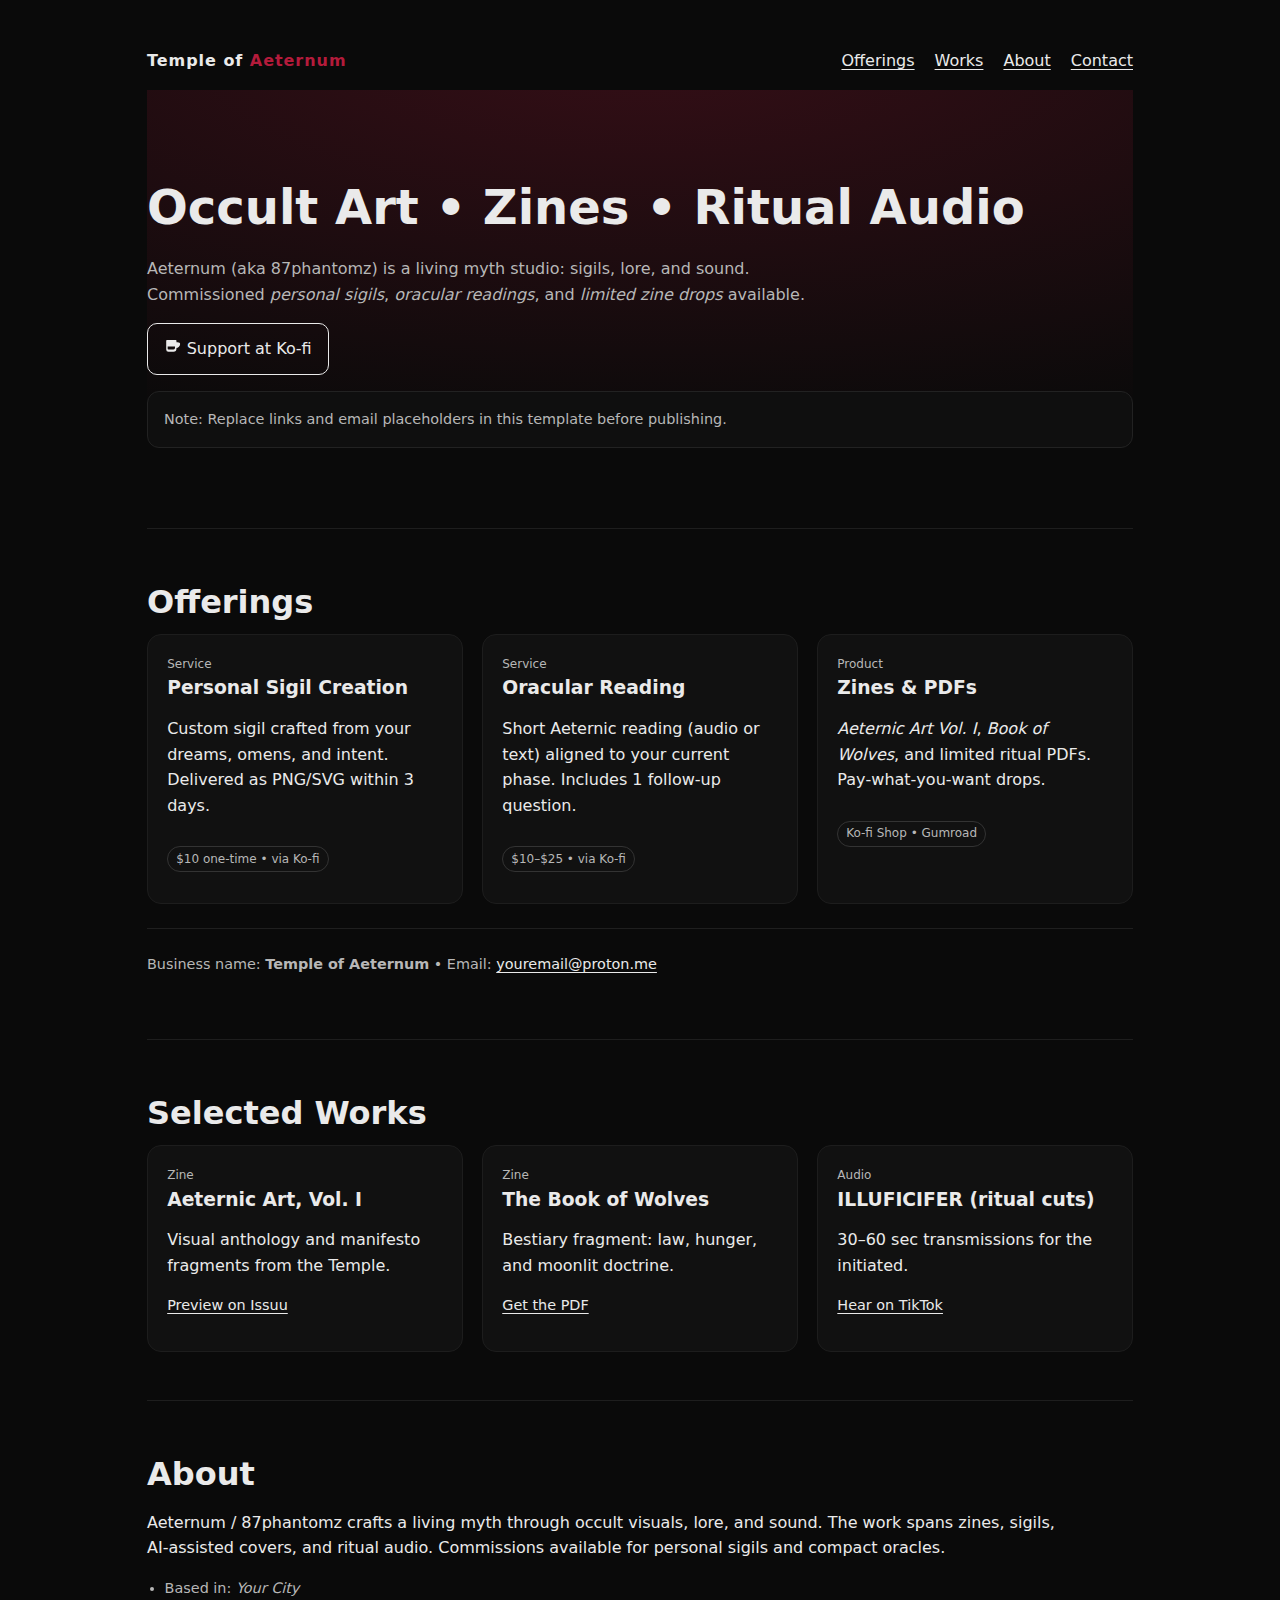
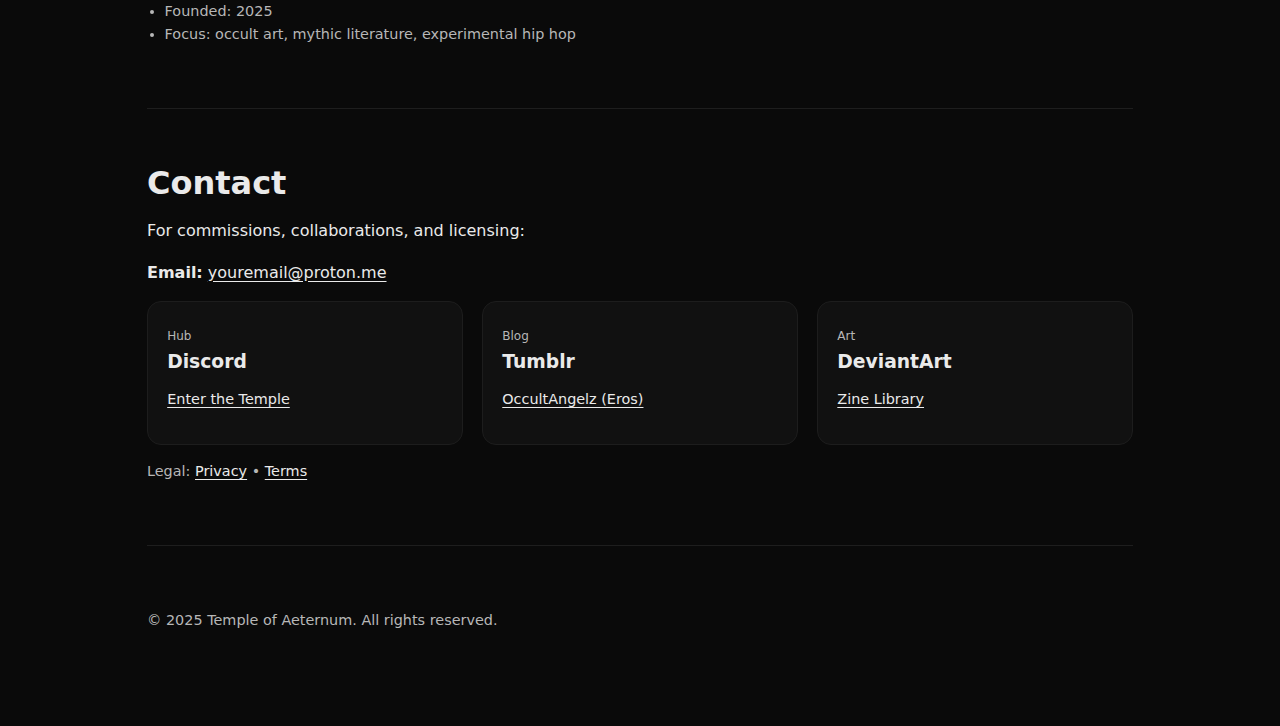
<file: index.html>
<!doctype html>
<html lang="en">
<head>
  <meta charset="utf-8">
  <meta name="viewport" content="width=device-width,initial-scale=1">
  <title>Temple of Aeternum — Official Site</title>
  <meta name="description" content="Official site for Aeternum / 87phantomz — occult art, zines, music, and personal sigil/oracle offerings.">
  <meta property="og:title" content="Temple of Aeternum">
  <meta property="og:description" content="Occult art, zines, music, and personal sigil/oracle offerings.">
  <meta property="og:type" content="website">
  <meta name="theme-color" content="#0a0a0a">
  <link rel="icon" href="/favicon.svg">
  <link rel="stylesheet" href="styles.css">
  <style>
    /* inline fallback for Ko‑fi previewers */
  </style>
</head>
<body>
  <div class="container">
    <nav>
      <div class="brand">Temple of <span class="highlight">Aeternum</span></div>
      <ul>
        <li><a href="#offerings">Offerings</a></li>
        <li><a href="#portfolio">Works</a></li>
        <li><a href="#about">About</a></li>
        <li><a href="#contact">Contact</a></li>
      </ul>
    </nav>

    <header class="hero">
      <h1>Occult Art • Zines • Ritual Audio</h1>
      <p class="lede">Aeternum (aka 87phantomz) is a living myth studio: sigils, lore, and sound. Commissioned <em>personal sigils</em>, <em>oracular readings</em>, and <em>limited zine drops</em> available.</p>
      <p>
        <a class="button kofi" href="https://ko-fi.com/YOURNAME" target="_blank" rel="noopener"> 
          <!-- Ko‑fi heart -->
          <svg viewBox="0 0 24 24" aria-hidden="true"><path d="M3 4h13a1 1 0 0 1 1 1v2h1.5C20.985 7 22 8.015 22 9.5c0 3.038-2.462 5.5-5.5 5.5H17v1a4 4 0 0 1-4 4H6a3 3 0 0 1-3-3V5a1 1 0 0 1 1-1zm14 7V9h1.5c.828 0 1.5.672 1.5 1.5S19.328 12 18.5 12H17zm-2 2H5v3a1 1 0 0 0 1 1h7a2 2 0 0 0 2-2v-2z"/></svg>
          Support at Ko‑fi
        </a>
      </p>
      <div class="banner small">Note: Replace links and email placeholders in this template before publishing.</div>
    </header>

    <section id="offerings" class="section">
      <h2>Offerings</h2>
      <div class="grid">
        <div class="card">
          <div class="badge">Service</div>
          <h3>Personal Sigil Creation</h3>
          <p>Custom sigil crafted from your dreams, omens, and intent. Delivered as PNG/SVG within 3 days.</p>
          <p class="small tag">$10 one‑time • via Ko‑fi</p>
        </div>
        <div class="card">
          <div class="badge">Service</div>
          <h3>Oracular Reading</h3>
          <p>Short Aeternic reading (audio or text) aligned to your current phase. Includes 1 follow‑up question.</p>
          <p class="small tag">$10–$25 • via Ko‑fi</p>
        </div>
        <div class="card">
          <div class="badge">Product</div>
          <h3>Zines &amp; PDFs</h3>
          <p><em>Aeternic Art Vol. I</em>, <em>Book of Wolves</em>, and limited ritual PDFs. Pay‑what‑you‑want drops.</p>
          <p class="small tag">Ko‑fi Shop • Gumroad</p>
        </div>
      </div>
      <hr class="soft">
      <p class="small">Business name: <strong>Temple of Aeternum</strong> • Email: <a href="mailto:youremail@proton.me">youremail@proton.me</a></p>
    </section>

    <section id="portfolio" class="section">
      <h2>Selected Works</h2>
      <div class="grid">
        <div class="card">
          <div class="badge">Zine</div>
          <h3>Aeternic Art, Vol. I</h3>
          <p>Visual anthology and manifesto fragments from the Temple.</p>
          <p class="small"><a href="https://issuu.com/YOURNAME" target="_blank" rel="noopener">Preview on Issuu</a></p>
        </div>
        <div class="card">
          <div class="badge">Zine</div>
          <h3>The Book of Wolves</h3>
          <p>Bestiary fragment: law, hunger, and moonlit doctrine.</p>
          <p class="small"><a href="https://ko-fi.com/YOURNAME/shop" target="_blank" rel="noopener">Get the PDF</a></p>
        </div>
        <div class="card">
          <div class="badge">Audio</div>
          <h3>ILLUFICIFER (ritual cuts)</h3>
          <p>30–60 sec transmissions for the initiated.</p>
          <p class="small"><a href="https://tiktok.com/@YOURHANDLE" target="_blank" rel="noopener">Hear on TikTok</a></p>
        </div>
      </div>
    </section>

    <section id="about" class="section">
      <h2>About</h2>
      <p>Aeternum / 87phantomz crafts a living myth through occult visuals, lore, and sound. The work spans zines, sigils, AI‑assisted covers, and ritual audio. Commissions available for personal sigils and compact oracles.</p>
      <ul class="clean small">
        <li>Based in: <em>Your City</em></li>
        <li>Founded: 2025</li>
        <li>Focus: occult art, mythic literature, experimental hip hop</li>
      </ul>
    </section>

    <section id="contact" class="section">
      <h2>Contact</h2>
      <p>For commissions, collaborations, and licensing:</p>
      <p><strong>Email:</strong> <a href="mailto:youremail@proton.me">youremail@proton.me</a></p>
      <div class="grid">
        <div class="card"><span class="badge">Hub</span><h3>Discord</h3><p class="small"><a href="https://discord.gg/YOURCODE" target="_blank" rel="noopener">Enter the Temple</a></p></div>
        <div class="card"><span class="badge">Blog</span><h3>Tumblr</h3><p class="small"><a href="https://tumblr.com/occultangelz" target="_blank" rel="noopener">OccultAngelz (Eros)</a></p></div>
        <div class="card"><span class="badge">Art</span><h3>DeviantArt</h3><p class="small"><a href="https://deviantart.com/YOURNAME" target="_blank" rel="noopener">Zine Library</a></p></div>
      </div>
      <p class="small">Legal: <a href="privacy.html">Privacy</a> • <a href="terms.html">Terms</a></p>
    </section>

    <footer class="section">
      <p class="small">© 2025 Temple of Aeternum. All rights reserved.</p>
    </footer>
  </div>
</body>
</html>
</file>
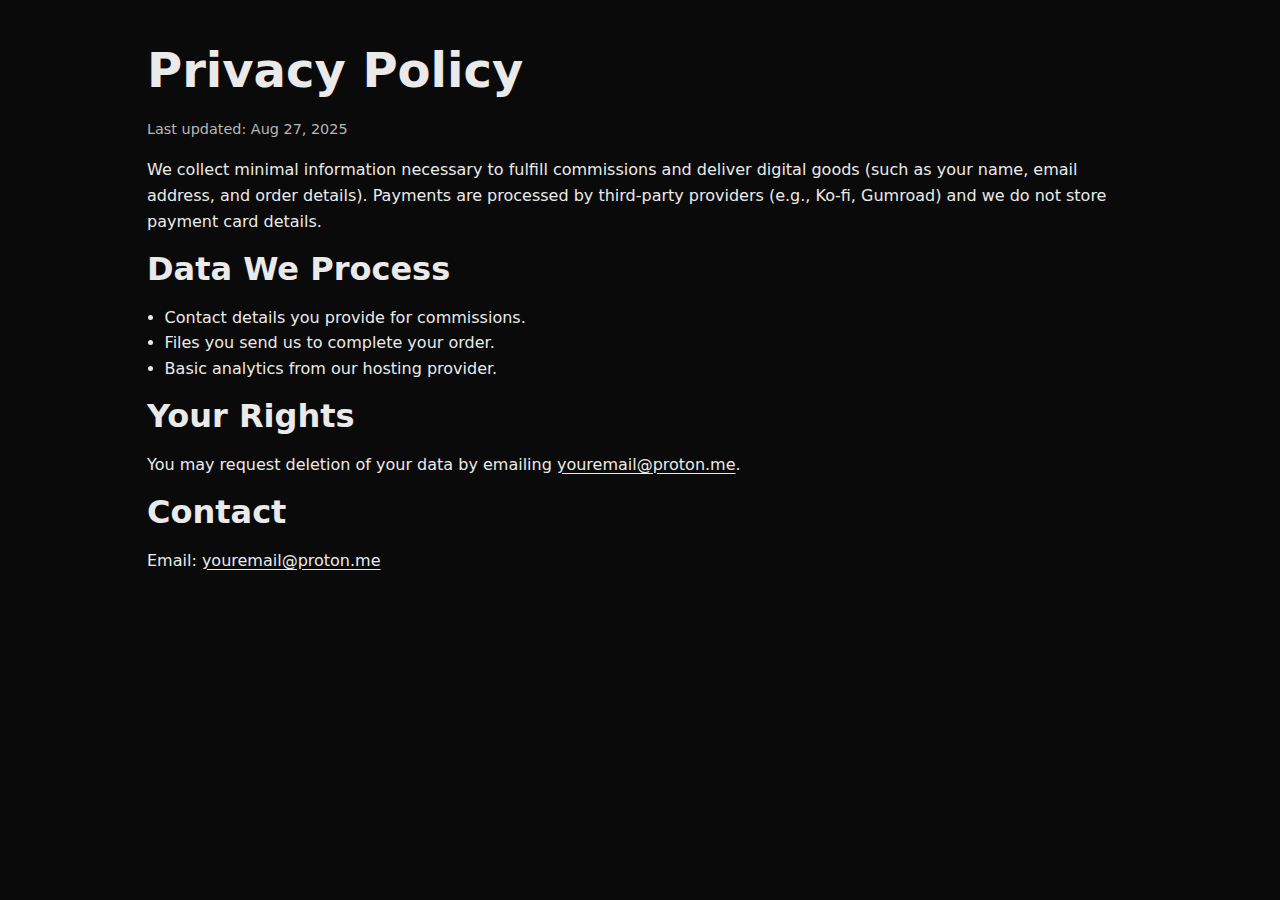
<file: privacy.html>
<!doctype html><html lang="en"><head>
<meta charset="utf-8"><meta name="viewport" content="width=device-width,initial-scale=1">
<title>Privacy Policy — Temple of Aeternum</title>
<link rel="stylesheet" href="styles.css"></head>
<body><div class="container">
<h1>Privacy Policy</h1>
<p class="small">Last updated: Aug 27, 2025</p>
<p>We collect minimal information necessary to fulfill commissions and deliver digital goods (such as your name, email address, and order details). Payments are processed by third‑party providers (e.g., Ko‑fi, Gumroad) and we do not store payment card details.</p>
<h2>Data We Process</h2>
<ul class="clean"><li>Contact details you provide for commissions.</li><li>Files you send us to complete your order.</li><li>Basic analytics from our hosting provider.</li></ul>
<h2>Your Rights</h2>
<p>You may request deletion of your data by emailing <a href="mailto:youremail@proton.me">youremail@proton.me</a>.</p>
<h2>Contact</h2>
<p>Email: <a href="mailto:youremail@proton.me">youremail@proton.me</a></p>
</div></body></html>
</file>
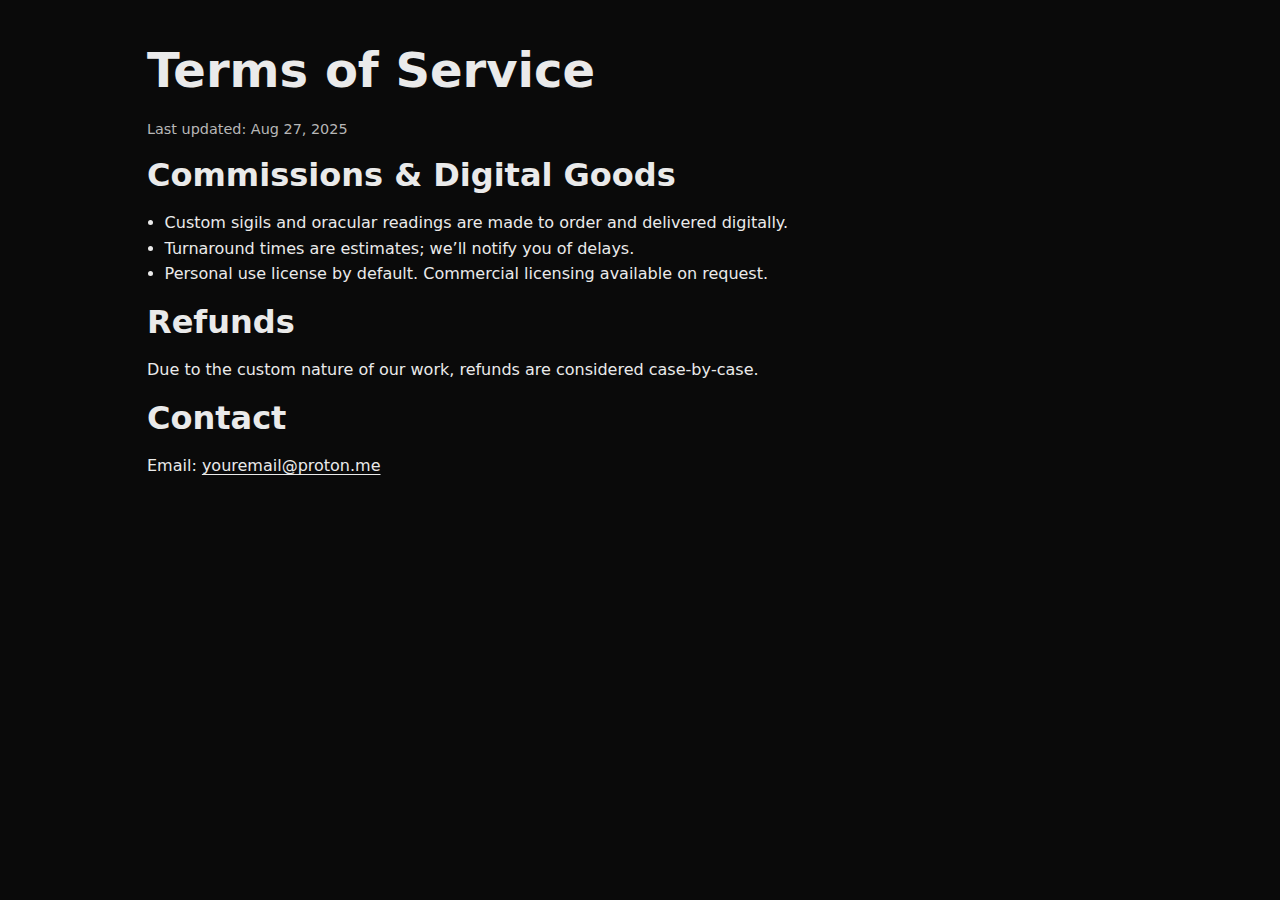
<file: terms.html>
<!doctype html><html lang="en"><head>
<meta charset="utf-8"><meta name="viewport" content="width=device-width,initial-scale=1">
<title>Terms of Service — Temple of Aeternum</title>
<link rel="stylesheet" href="styles.css"></head>
<body><div class="container">
<h1>Terms of Service</h1>
<p class="small">Last updated: Aug 27, 2025</p>
<h2>Commissions & Digital Goods</h2>
<ul class="clean">
<li>Custom sigils and oracular readings are made to order and delivered digitally.</li>
<li>Turnaround times are estimates; we’ll notify you of delays.</li>
<li>Personal use license by default. Commercial licensing available on request.</li>
</ul>
<h2>Refunds</h2>
<p>Due to the custom nature of our work, refunds are considered case‑by‑case.</p>
<h2>Contact</h2>
<p>Email: <a href="mailto:youremail@proton.me">youremail@proton.me</a></p>
</div></body></html>
</file>
<file: styles.css>
/* Aeternum minimalist style */
:root{
  --bg:#0a0a0a;
  --fg:#eaeaea;
  --muted:#b7b7b7;
  --accent:#b41b3b; /* blood crimson */
  --soft:#171717;
  --card:#111111;
}
*{box-sizing:border-box}
html,body{margin:0;padding:0;background:var(--bg);color:var(--fg);font-family:ui-sans-serif,system-ui,-apple-system,Segoe UI,Roboto,Ubuntu,Cantarell,'Noto Sans',sans-serif;line-height:1.6}
a{color:var(--fg);text-underline-offset:3px}
a.button{display:inline-block;padding:.75rem 1rem;border:1px solid var(--fg);border-radius:10px;text-decoration:none;transition:.2s}
a.button:hover{background:var(--fg);color:var(--bg)}
.container{max-width:1050px;margin:0 auto;padding:2rem}
nav{display:flex;align-items:center;justify-content:space-between;padding:1rem 0}
nav .brand{font-weight:700;letter-spacing:.06em}
nav ul{display:flex;gap:1.25rem;list-style:none;margin:0;padding:0}
.hero{padding:5rem 0;background:radial-gradient(1200px 400px at 50% -10%,rgba(180,27,59,.25),transparent)}
h1,h2,h3{line-height:1.2;margin:.2em 0 .4em}
h1{font-size:clamp(2rem,4vw,3rem)}
h2{font-size:clamp(1.4rem,2.6vw,2rem)}
.lede{color:var(--muted);max-width:70ch}
.section{padding:3rem 0;border-top:1px solid #1e1e1e}
.grid{display:grid;grid-template-columns:repeat(auto-fit,minmax(240px,1fr));gap:1.2rem}
.card{background:var(--card);border:1px solid #1d1d1d;border-radius:14px;padding:1.2rem}
.badge{font-size:.75rem;color:var(--muted)}
footer{border-top:1px solid #1e1e1e;color:var(--muted)}
.kofi{display:inline-flex;align-items:center;gap:.5rem}
.kofi svg{height:1.1rem;width:1.1rem;fill:currentColor}
.small{font-size:.9rem;color:var(--muted)}
hr.soft{border:0;border-top:1px solid #1f1f1f;margin:1.5rem 0}
.highlight{color:var(--accent)}
.tag{display:inline-block;padding:.15rem .5rem;border:1px solid #333;border-radius:999px;font-size:.75rem;color:var(--muted)}
ul.clean{padding-left:1.1rem}
.banner{background:#0f0f0f;border:1px solid #222;border-radius:12px;padding:1rem}
</file>
